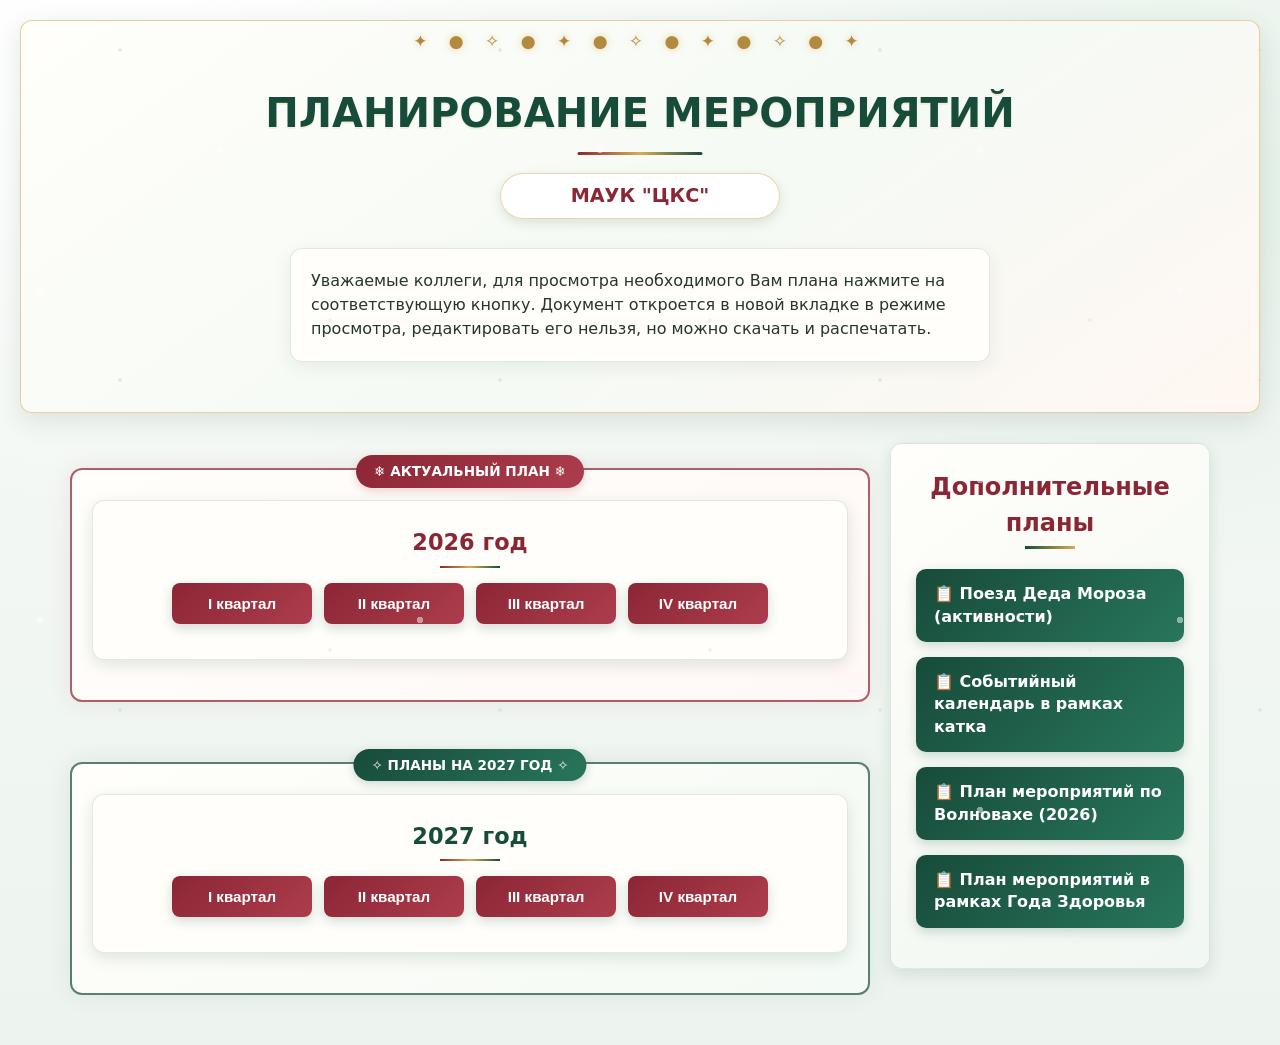
<file: index.html>
<!DOCTYPE html>
<html lang="ru">
<head>
  <meta charset="UTF-8" />
  <meta name="viewport" content="width=device-width, initial-scale=1.0">
  <title>Планирование мероприятий МАУК "ЦКС"</title>
  <link rel="stylesheet" href="style.css">
  <!--<script>
    function updatePage() {
        location.reload();
    }
    setInterval(updatePage, 3 * 60 * 60 * 1000);
  </script>-->
</head>
<body>
  <header class="rounded-block">
    <h1>ПЛАНИРОВАНИЕ МЕРОПРИЯТИЙ</h1>
    <h2 class="subtitle">МАУК "ЦКС"</h2>
    <!--<div class="holiday-greeting" aria-label="Новогоднее оформление">✦ С наступающим Новым годом! ✦</div>-->
    <p class="intro">
      Уважаемые коллеги, для просмотра необходимого Вам плана нажмите на соответствующую кнопку.
      Документ откроется в новой вкладке в режиме просмотра, редактировать его нельзя, но можно скачать и распечатать.
    </p>
  </header>

 
<div class="main-content">
  <div class="main-column">
    <!-- 2026 ГОД - АКТУАЛЬНЫЙ (ПЕРВЫМ) -->
    <div class="main-sections bordered-section current-year">
      <section class="button-block">
        <h3 class="section-title">2026 год</h3>
        <div class="btn-group">
          <button class="btn toggle" data-target="q5">I квартал</button>
          <button class="btn toggle" data-target="q6">II квартал</button>
          <button class="btn toggle" data-target="q7">III квартал</button>
          <button class="btn toggle" data-target="q8">IV квартал</button>
        </div>
      </section>

      <section id="q5" class="button-block hidden">
        <h3 class="section-title">I квартал</h3>
        <div class="btn-group full-group">
          <a href="https://disk.yandex.ru/i/z2MG7UkP7xWvyA" target="_blank" class="btn full-quarter-btn">
            📑 Весь квартальный план
          </a>
        </div>
        <div class="btn-group month-group">
          <a href="https://disk.yandex.ru/i/SoMe9bnx6m5rdg" target="_blank" class="btn">
            <span class="icon">📅</span> Январь
          </a>
          <a href="https://disk.yandex.ru/i/ZzxVnfDnKfIC6Q" target="_blank" class="btn">
            <span class="icon">📅</span> Февраль
          </a>
          <a href="https://disk.yandex.ru/i/nQ3W9ZdRpJd7hw" target="_blank" class="btn">
            <span class="icon">📅</span> Март
          </a>
        </div>
      </section>

      <section id="q6" class="button-block hidden">
        <h3 class="section-title">II квартал</h3>
        <div class="btn-group full-group">
          <a href="https://disk.yandex.ru/i/4pYrfimnO_T5qQ" target="_blank" class="btn full-quarter-btn">
            📑 Весь квартальный план
          </a>
        </div>
        <div class="btn-group month-group">
          <a href="https://disk.yandex.ru/i/xoooL3NPN_0dsQ" target="_blank" class="btn">
            <span class="icon">📅</span> Апрель
          </a>
          <a href="https://disk.yandex.ru/i/-OhcIgd6UCBolA" target="_blank" class="btn">
            <span class="icon">📅</span> Май
          </a>
          <a href="https://disk.yandex.ru/i/jpWiNGGx5OJ1iQ" target="_blank" class="btn">
            <span class="icon">📅</span> Июнь
          </a>
        </div>
      </section>

      <section id="q7" class="button-block hidden">
        <h3 class="section-title">III квартал</h3>
        <div class="btn-group full-group">
          <a href="https://disk.yandex.ru/i/Zr2ItAmhUjZIXQ" target="_blank" class="btn full-quarter-btn">
            📑 Весь квартальный план
          </a>
        </div>
        <div class="btn-group month-group">
          <a href="https://disk.yandex.ru/i/8Unpp_bm5Oltag" target="_blank" class="btn">
            <span class="icon">📅</span> Июль
          </a>
          <a href="https://disk.yandex.ru/i/wiqDP8dy7khylw" target="_blank" class="btn">
            <span class="icon">📅</span> Август
          </a>
          <a href="https://disk.yandex.ru/i/T4qOgn2a_dVhjw" target="_blank" class="btn">
            <span class="icon">📅</span> Сентябрь
          </a>
        </div>
      </section>

      <section id="q8" class="button-block hidden">
        <h3 class="section-title">IV квартал</h3>
        <div class="btn-group full-group">
          <a href="https://disk.yandex.ru/i/d2cVp4c1FmeXCA" target="_blank" class="btn full-quarter-btn">
            📑 Весь квартальный план
          </a>
        </div>
        <div class="btn-group month-group">
           <a href="https://disk.yandex.ru/i/GVZyyLQ_bdZrcQ" target="_blank" class="btn">
            <span class="icon">📅</span> Октябрь
          </a>
          <a href="https://disk.yandex.ru/i/rBxauyduvR9TfQ" target="_blank" class="btn">
            <span class="icon">📅</span> Ноябрь
          </a>
          <div class="btn no-doc">
            <span class="icon">⏳</span> Декабрь – документа пока нет
          </div>
        </div>
      </section>
    </div>

    <!-- 2027 ГОД - перспективный -->
    <div class="main-sections bordered-section future-year">
      <section class="button-block">
        <h3 class="section-title">2027 год</h3>
        <div class="btn-group">
          <button class="btn toggle" data-target="q9">I квартал</button>
          <button class="btn toggle" data-target="q10">II квартал</button>
          <button class="btn toggle" data-target="q11">III квартал</button>
          <button class="btn toggle" data-target="q12">IV квартал</button>
        </div>
      </section>

      <section id="q9" class="button-block hidden">
        <h3 class="section-title">I квартал</h3>
        <div class="btn-group full-group">
          <a href="https://disk.yandex.ru/i/x4-FYbtZCKTvhw" target="_blank" class="btn full-quarter-btn">
            📑 Весь квартальный план
          </a>
        </div>
        <div class="btn-group month-group">
          <div class="btn no-doc">
            <span class="icon">⏳</span> Январь – документа пока нет
          </div>
          <div class="btn no-doc">
            <span class="icon">⏳</span> Февраль – документа пока нет
          </div>
          <div class="btn no-doc">
            <span class="icon">⏳</span> Март – документа пока нет
          </div>
        </div>
      </section>

      <section id="q10" class="button-block hidden">
        <h3 class="section-title">II квартал</h3>
        <div class="btn-group full-group">
          <a href="https://disk.yandex.ru/i/JcRdqu7iXc7W8Q" target="_blank" class="btn full-quarter-btn">
            📑 Весь квартальный план
          </a>
        </div>
        <div class="btn-group month-group">
          <div class="btn no-doc">
            <span class="icon">⏳</span> Апрель – документа пока нет
          </div>
          <div class="btn no-doc">
            <span class="icon">⏳</span> Май – документа пока нет
          </div>
          <div class="btn no-doc">
            <span class="icon">⏳</span> Июнь – документа пока нет
          </div>
        </div>
      </section>

      <section id="q11" class="button-block hidden">
        <h3 class="section-title">III квартал</h3>
        <div class="btn-group full-group">
          <a href="https://disk.yandex.ru/i/uNKZTufU1sza1A" target="_blank" class="btn full-quarter-btn">
            📑 Весь квартальный план
          </a>
        </div>
        <div class="btn-group month-group">
          <div class="btn no-doc">
            <span class="icon">⏳</span> Июль – документа пока нет
          </div>
          <div class="btn no-doc">
            <span class="icon">⏳</span> Август – документа пока нет
          </div>
          <div class="btn no-doc">
            <span class="icon">⏳</span> Сентябрь – документа пока нет
          </div>
        </div>
      </section>

      <section id="q12" class="button-block hidden">
        <h3 class="section-title">IV квартал</h3>
        <div class="btn-group full-group">
          <a href="https://disk.yandex.ru/i/JxJsJfOzDBfKMg" target="_blank" class="btn full-quarter-btn">
            📑 Весь квартальный план
          </a>
        </div>
        <div class="btn-group month-group">
           <div class="btn no-doc">
            <span class="icon">⏳</span> Октябрь – документа пока нет
          </div>
          <div class="btn no-doc">
            <span class="icon">⏳</span> Ноябрь – документа пока нет
          </div>
          <div class="btn no-doc">
            <span class="icon">⏳</span> Декабрь – документа пока нет
          </div>
        </div>
      </section>
    </div>
  </div>

  <aside class="sidebar">
    <h3 class="sidebar-title">Дополнительные планы</h3>
    <div class="btn-group sidebar-group">
      <a href="https://disk.yandex.ru/i/RrH6BB6fBD6Kow" target="_blank" class="btn sidebar-btn">📋 Поезд Деда Мороза (активности) </a>
    </div>
    <div class="btn-group sidebar-group">
      <a href="https://disk.yandex.ru/i/rTqAZLjXLlzfkw" target="_blank" class="btn sidebar-btn">📋 Событийный календарь в рамках катка </a>
    </div>    
    <div class="btn-group sidebar-group">
      <a href="https://disk.yandex.ru/d/3Dqw5f3muokWxg" target="_blank" class="btn sidebar-btn">📋 План мероприятий по Волновахе (2026)</a>
    </div>
    <div class="btn-group sidebar-group">
      <a href="https://disk.yandex.ru/i/JVJtjZhuXTrd-w" class="btn sidebar-btn">📋 План мероприятий в рамках Года Здоровья</a>
    </div>
  </aside>
</div>

  <script>
    document.querySelectorAll('.toggle').forEach(btn => {
      btn.addEventListener('click', () => {
        document.getElementById(btn.dataset.target).classList.toggle('hidden');
      });
    });
  </script>

  <!-- Напоминание об обновлении страницы -->
  <div id="refresh-reminder" class="refresh-reminder" role="alertdialog"
       aria-modal="true" aria-labelledby="refresh-reminder-message" hidden>
    <div class="refresh-reminder__card">
      <img class="refresh-reminder__owl" src="sova_transparent.webp" alt="Милая сова" />
      <p id="refresh-reminder-message" class="refresh-reminder__message">
        Для корректной работы обновите страницу
      </p>
      <button type="button" class="refresh-reminder__button"
              onclick="window.location.reload()">
        Обновить страницу
      </button>
    </div>
  </div>

  <script>
    // ТЕСТ: 1 минута. Для рабочего режима замените на:
    // const REMINDER_DELAY_MS = 2 * 60 * 60 * 1000; // 2 часа
    const REMINDER_DELAY_MS = 2 * 60 * 60 * 1000;

    window.setTimeout(() => {
      const reminder = document.getElementById('refresh-reminder');
      if (reminder) {
        reminder.hidden = false;
      }
    }, REMINDER_DELAY_MS);
  </script>

</body>
</html>
</file>
<file: style.css>
/* ========== ОПТИМИЗИРОВАННЫЙ CSS С БРУСНИЧНОЙ СХЕМОЙ ========== */
:root {
  --burgundy: #8b0000;
  --burgundy-light: #a52a2a;
  --burgundy-dark: #660000;
  --blue: #1e3a8a;
  --blue-light: #3b82f6;
  --gold: #d4af37;
  --bg: #fef2f2;
  --card: #ffffff;
  --text: #2c1810;
  --text-light: #5a3a2c;
  --shadow: rgba(139, 0, 0, 0.15);
}

* {
  box-sizing: border-box;
  margin: 0;
  padding: 0;
}

body {
  padding: 20px;
  font-family: 'Segoe UI', system-ui, sans-serif;
  color: var(--text);
  background: var(--bg);
  line-height: 1.5;
  text-align: center;
}

h1 {
  margin: 0.5em 0 0.2em;
  font-size: 2.5em;
  color: var(--burgundy);
  position: relative;
  padding-bottom: 12px;
  display: inline-block;
}

h1::after {
  content: "";
  position: absolute;
  bottom: 0;
  left: 50%;
  transform: translateX(-50%);
  width: 100px;
  height: 3px;
  background: linear-gradient(90deg, var(--gold), #f4d03f);
  border-radius: 2px;
}

.subtitle {
  margin: 0.5em auto 1.5em;
  font-size: 1.2em;
  color: var(--burgundy-light);
  font-weight: 600;
  padding: 8px 20px;
  background: rgba(255, 255, 255, 0.9);
  border-radius: 30px;
  box-shadow: 0 4px 12px var(--shadow);
  max-width: 280px;
  border: 1px solid rgba(139, 0, 0, 0.1);
  display: block;
}

/* ========== ВСЕ БЛОКИ С ПОЛНОЙ РАМКОЙ ========== */
.intro {
  max-width: 700px;
  margin: 0 auto 30px;
  padding: 20px;
  background: var(--card);
  border-radius: 12px;
  box-shadow: 0 6px 20px var(--shadow);
  border: 1px solid rgba(139, 0, 0, 0.1);
  text-align: left;
}

/* ========== КОМПАКТНЫЕ БЛОКИ ========== */
.rounded-block,
.button-block,
.sidebar,
.bordered-section {
  background: var(--card);
  padding: 20px;
  border-radius: 12px;
  box-shadow: 0 5px 15px var(--shadow);
  margin-bottom: 20px;
  border: 1px solid rgba(139, 0, 0, 0.1);
  transition: transform 0.3s, box-shadow 0.3s, border-color 0.3s;
}

.rounded-block:hover,
.button-block:hover,
.sidebar:hover {
  transform: translateY(-3px);
  box-shadow: 0 8px 25px rgba(139, 0, 0, 0.2);
  border-color: rgba(139, 0, 0, 0.3);
}

.section-title,
.sidebar-title {
  margin-bottom: 15px;
  font-size: 1.4em;
  color: var(--burgundy);
  padding-bottom: 8px;
  position: relative;
  display: inline-block;
}

.section-title::after {
  content: "";
  position: absolute;
  bottom: 0;
  left: 50%;
  transform: translateX(-50%);
  width: 60px;
  height: 2px;
  background: var(--gold);
}

/* ========== КНОПКИ ========== */
.btn-group {
  display: flex;
  flex-wrap: wrap;
  justify-content: center;
  gap: 12px;
  margin-bottom: 15px;
}

.btn {
  display: inline-flex;
  align-items: center;
  justify-content: center;
  min-width: 140px;
  padding: 12px 20px;
  background: linear-gradient(135deg, var(--burgundy), var(--burgundy-light));
  color: white;
  text-decoration: none;
  border-radius: 8px;
  border: none;
  font-weight: 600;
  font-size: 0.95em;
  cursor: pointer;
  transition: all 0.2s;
  box-shadow: 0 4px 12px rgba(139, 0, 0, 0.2);
}

.btn:hover {
  transform: translateY(-2px);
  box-shadow: 0 6px 18px rgba(139, 0, 0, 0.3);
}

.btn:active {
  transform: translateY(0);
}

.btn .icon {
  margin-right: 8px;
  font-size: 1.1em;
}

/* Специальные кнопки */
.correction-btn {
  background: linear-gradient(135deg, var(--blue), var(--blue-light));
  box-shadow: 0 4px 12px rgba(30, 58, 138, 0.2);
  min-width: 200px;
}

.correction-btn:hover {
  box-shadow: 0 6px 18px rgba(30, 58, 138, 0.3);
}

.full-quarter-btn {
  background: linear-gradient(135deg, var(--gold), #f4d03f);
  color: var(--text-light);
  box-shadow: 0 4px 12px rgba(212, 175, 55, 0.2);
}

.toggle {
  background: linear-gradient(135deg, var(--blue), #2563eb);
  box-shadow: 0 4px 12px rgba(30, 58, 138, 0.2);
}

/* Кнопки без документов */
.no-doc {
  background: linear-gradient(135deg, #f5f5f5, #e8e8e8);
  color: #888;
  cursor: default;
  box-shadow: 0 2px 8px rgba(0,0,0,0.1);
  border: 1px dashed #ccc;
}

.no-doc:hover {
  transform: none;
  box-shadow: 0 2px 8px rgba(0,0,0,0.1);
}

/* ========== ОСНОВНОЙ КОНТЕНТ И САЙДБАР ========== */
.main-content {
  display: flex;
  gap: 20px;
  justify-content: center;
  align-items: flex-start;
  max-width: 1300px;
  margin: 0 auto;
  padding: 10px;
}

.main-column {
  flex: 1;
  max-width: 800px;
  display: flex;
  flex-direction: column;
  gap: 15px;
}

/* ========== ОБНОВЛЁННЫЙ САЙДБАР ========== */
.sidebar {
  width: 320px;
  flex-shrink: 0;
  position: sticky;
  top: 20px;
  align-self: flex-start;
  background: linear-gradient(145deg, #ffffff, #fffafa);
  padding: 25px;
  border: 1px solid rgba(139, 0, 0, 0.1);
  border-radius: 12px;
  box-shadow: 0 5px 15px var(--shadow);
}

.sidebar-title {
  font-size: 1.5em;
  margin-bottom: 20px;
  color: var(--burgundy);
  text-align: center;
}

.sidebar-title::after {
  content: "";
  position: absolute;
  bottom: 0;
  left: 50%;
  transform: translateX(-50%);
  width: 50px;
  height: 3px;
  background: linear-gradient(90deg, var(--burgundy), var(--burgundy-light));
}

/* Кнопки в сайдбаре */
.sidebar .btn-group {
  flex-direction: column;
  gap: 15px;
}

.sidebar-btn {
  background: linear-gradient(135deg, var(--burgundy-light), var(--burgundy));
  width: 100%;
  margin-bottom: 0;
  text-align: left;
  justify-content: flex-start;
  padding: 14px 18px;
  font-size: 1em;
  border-radius: 10px;
  min-height: 54px;
  display: flex;
  align-items: center;
  white-space: normal;
  overflow: visible;
  text-overflow: clip;
  word-break: break-word;
  line-height: 1.4;
  text-align-last: left;
}

.sidebar-btn:hover {
  background: linear-gradient(135deg, var(--burgundy-dark), var(--burgundy-light));
  transform: translateY(-2px);
  box-shadow: 0 8px 20px rgba(102, 0, 0, 0.25);
}

/* Иконки в кнопках сайдбара */
.sidebar-btn .icon {
  margin-right: 12px;
  flex-shrink: 0;
  font-size: 1.2em;
}

/* ========== АКТУАЛЬНЫЙ БЛОК (2026) ========== */
.current-year {
  border: 2px solid var(--burgundy);
  box-shadow: 0 0 25px rgba(139, 0, 0, 0.15);
  position: relative;
  margin-top: 25px;
  padding-top: 30px;
}

.current-year .section-title {
  color: var(--burgundy);
  margin-top: 5px;
}

.current-year::before {
  content: "★ АКТУАЛЬНО ★";
  position: absolute;
  top: -15px;
  left: 50%;
  transform: translateX(-50%);
  font-size: 0.85em;
  background: var(--gold);
  color: var(--text-light);
  padding: 6px 18px;
  border-radius: 20px;
  font-weight: bold;
  z-index: 1;
  white-space: nowrap;
  box-shadow: 0 3px 10px rgba(212, 175, 55, 0.3);
}

/* ========== ПЕРСПЕКТИВНЫЙ БЛОК (2027) ========== */
.future-year {
  border: 2px solid var(--blue);
  box-shadow: 0 0 25px rgba(30, 58, 138, 0.15);
  position: relative;
  margin-top: 25px;
  padding-top: 30px;
}

.future-year .section-title {
  color: var(--blue);
  margin-top: 5px;
}

.future-year::before {
  content: "★ ПЕРСПЕКТИВНЫЕ ПЛАНЫ ★";
  position: absolute;
  top: -15px;
  left: 50%;
  transform: translateX(-50%);
  font-size: 0.85em;
  background: var(--blue);
  color: white;
  padding: 6px 18px;
  border-radius: 20px;
  font-weight: bold;
  z-index: 1;
  white-space: nowrap;
  box-shadow: 0 3px 10px rgba(30, 58, 138, 0.3);
}

/* ========== ПРОШЛЫЙ БЛОК (уже не используется) ========== */
.previous-year {
  opacity: 0.8;
  border: 1px solid rgba(139, 0, 0, 0.1);
}

.previous-year:hover {
  opacity: 0.9;
  border-color: rgba(139, 0, 0, 0.3);
}

.previous-year .section-title {
  color: #777;
}

.previous-year .btn:not(.no-doc) {
  background: linear-gradient(135deg, #888, #666);
  box-shadow: 0 4px 12px rgba(0,0,0,0.15);
}

.hidden {
  display: none;
}

/* ========== ИСПРАВЛЕННЫЕ МЕДИА-ЗАПРОСЫ ========== */
@media (max-width: 1100px) {
  .main-content {
    flex-direction: column;
    align-items: center;
    gap: 15px;
    max-width: 900px;
  }
  
  .sidebar {
    width: 100%;
    max-width: 800px;
    position: static;
    margin-top: 10px;
  }
  
  .main-column {
    width: 100%;
    max-width: 100%;
  }
  
  .sidebar-btn {
    padding: 12px 16px;
    min-height: auto;
  }
}

@media (max-width: 768px) {
  body {
    padding: 15px;
  }
  
  h1 {
    font-size: 2em;
  }
  
  .subtitle {
    font-size: 1.1em;
    max-width: 240px;
  }
  
  .btn {
    min-width: 120px;
    padding: 10px 16px;
    font-size: 0.9em;
  }
  
  .correction-btn {
    min-width: 180px;
  }
  
  .btn-group {
    gap: 10px;
  }
  
  .intro {
    padding: 15px;
    font-size: 0.95em;
  }
  
  .current-year,
  .future-year {
    margin-top: 20px;
    padding-top: 25px;
  }
  
  .current-year::before,
  .future-year::before {
    font-size: 0.8em;
    padding: 5px 15px;
    top: -13px;
  }
  
  .sidebar {
    padding: 20px;
  }
  
  .sidebar-title {
    font-size: 1.3em;
  }
  
  .sidebar-btn {
    padding: 12px 15px;
    font-size: 0.95em;
  }
}

@media (max-width: 480px) {
  body {
    padding: 10px;
  }
  
  h1 {
    font-size: 1.8em;
  }
  
  .subtitle {
    font-size: 1em;
    max-width: 220px;
    padding: 6px 15px;
  }
  
  .btn {
    min-width: 110px;
    padding: 8px 12px;
    font-size: 0.85em;
  }
  
  .correction-btn {
    min-width: 160px;
  }
  
  .section-title {
    font-size: 1.2em;
  }
  
  .rounded-block,
  .button-block,
  .sidebar,
  .bordered-section {
    padding: 15px;
  }
  
  .current-year,
  .future-year {
    margin-top: 18px;
    padding-top: 22px;
  }
  
  .current-year::before,
  .future-year::before {
    font-size: 0.75em;
    padding: 4px 12px;
    top: -11px;
  }
  
  .sidebar {
    padding: 15px;
  }
  
  .sidebar-btn {
    padding: 10px 12px;
    font-size: 0.9em;
  }
  
  .sidebar-btn .icon {
    margin-right: 8px;
    font-size: 1.1em;
  }
}

/* Дополнительный медиа-запрос для очень узких экранов */
@media (max-width: 360px) {
  .btn {
    min-width: 100%;
    margin-bottom: 5px;
  }
  
  .btn-group {
    flex-direction: column;
    align-items: stretch;
  }
  
  .current-year::before,
  .future-year::before {
    font-size: 0.7em;
    padding: 3px 10px;
    top: -10px;
    white-space: normal;
    max-width: 90%;
  }
  
  .sidebar .btn-group {
    gap: 10px;
  }
}


/* =========================================================
   НОВОГОДНЕЕ ОФОРМЛЕНИЕ — зимняя палитра, гирлянда и снег
   Основная структура, ссылки и логика страницы сохранены.
   ========================================================= */

:root {
  --burgundy: #8b2635;
  --burgundy-light: #ad3d4c;
  --burgundy-dark: #651b2b;
  --blue: #174b3a;
  --blue-light: #28765b;
  --gold: #d5ad55;
  --bg: #f3f7f4;
  --card: #fffefa;
  --text: #26352e;
  --text-light: #52665b;
  --shadow: rgba(25, 68, 50, 0.13);
  --winter-green: #174b3a;
  --winter-red: #8b2635;
}

body {
  position: relative;
  overflow-x: hidden;
  background:
    radial-gradient(ellipse at 8% 5%, rgba(255,255,255,.95) 0, transparent 34%),
    radial-gradient(ellipse at 92% 18%, rgba(220,236,226,.7) 0, transparent 32%),
    linear-gradient(180deg, #f7faf7 0%, #edf4ef 100%);
}

/* Ненавязчивый падающий снег */
body::before {
  content: "";
  position: fixed;
  inset: -100px 0 0;
  z-index: 5;
  pointer-events: none;
  opacity: .48;
  background-image:
    radial-gradient(3px 3px at 40px 60px, #fff 98%, transparent),
    radial-gradient(2px 2px at 120px 150px, #cbded2 98%, transparent),
    radial-gradient(3px 3px at 220px 250px, #fff 98%, transparent),
    radial-gradient(2px 2px at 330px 90px, #dce9e0 98%, transparent);
  background-size: 380px 330px;
  animation: gentle-snow 22s linear infinite;
}

@keyframes gentle-snow {
  from { transform: translateY(0); }
  to { transform: translateY(330px); }
}

header.rounded-block {
  position: relative;
  overflow: hidden;
  padding-top: 42px;
  border: 1px solid rgba(213, 173, 85, .55);
  background: linear-gradient(145deg, #fffefa 0%, #f5faf5 55%, #fff7f2 100%);
  box-shadow: 0 8px 26px rgba(25, 68, 50, .12);
}

/* Гирлянда над заголовком */
header.rounded-block::before {
  content: "✦  ●  ✧  ●  ✦  ●  ✧  ●  ✦  ●  ✧  ●  ✦";
  position: absolute;
  top: 8px;
  left: 0;
  width: 100%;
  color: #b18a3e;
  font-size: 17px;
  letter-spacing: 8px;
  white-space: nowrap;
  text-align: center;
  text-shadow:
    0 0 7px rgba(213, 173, 85, .55),
    0 0 12px rgba(255, 255, 255, .9);
}

h1 {
  color: var(--winter-green);
  text-shadow: 0 2px 0 rgba(213, 173, 85, .18);
}

h1::after {
  height: 3px;
  width: 125px;
  background: linear-gradient(90deg, #8b2635, #d5ad55, #174b3a);
}

.subtitle {
  color: var(--winter-red);
  border: 1px solid rgba(213, 173, 85, .5);
  background: rgba(255, 255, 255, .92);
}

.holiday-greeting {
  display: inline-block;
  margin: 0 auto 18px;
  padding: 7px 18px;
  border: 1px solid rgba(213, 173, 85, .55);
  border-radius: 24px;
  color: #806126;
  background: linear-gradient(135deg, #fffaf0, #fff);
  font-size: .95em;
  font-weight: 700;
  letter-spacing: .04em;
  box-shadow: 0 3px 10px rgba(145, 112, 48, .09);
}

.intro {
  border-color: rgba(23, 75, 58, .12);
  box-shadow: 0 5px 18px rgba(25, 68, 50, .08);
}

.rounded-block,
.button-block,
.sidebar,
.bordered-section {
  border-color: rgba(23, 75, 58, .12);
}

.rounded-block:hover,
.button-block:hover,
.sidebar:hover {
  border-color: rgba(213, 173, 85, .65);
  box-shadow: 0 8px 24px rgba(25, 68, 50, .15);
}

.section-title,
.sidebar-title {
  color: var(--winter-green);
}

.section-title::after {
  background: linear-gradient(90deg, #8b2635, #d5ad55, #174b3a);
}

.btn {
  background: linear-gradient(135deg, #174b3a, #28765b);
  box-shadow: 0 4px 12px rgba(23, 75, 58, .2);
}

.btn:hover {
  background: linear-gradient(135deg, #103b2d, #23664f);
  box-shadow: 0 7px 18px rgba(23, 75, 58, .25);
}

.correction-btn {
  background: linear-gradient(135deg, #8b2635, #ad3d4c);
}

.full-quarter-btn {
  background: linear-gradient(135deg, #d5ad55, #f0d58e);
  color: #49391b;
}

.toggle {
  background: linear-gradient(135deg, #8b2635, #ad3d4c);
}

.no-doc {
  background: linear-gradient(135deg, #f3f5f2, #e8eee9);
  color: #78847c;
}

.sidebar {
  background: linear-gradient(145deg, #fffefa, #f1f7f2);
}

.sidebar-title {
  color: var(--winter-red);
}

.sidebar-title::after {
  background: linear-gradient(90deg, #174b3a, #d5ad55);
}

.sidebar-btn {
  background: linear-gradient(135deg, #174b3a, #28765b);
}

.sidebar-btn:hover {
  background: linear-gradient(135deg, #103b2d, #8b2635);
}

.current-year {
  border: 2px solid rgba(139, 38, 53, .72);
  background: linear-gradient(145deg, #fffefa, #fff8f6);
  box-shadow: 0 0 24px rgba(139, 38, 53, .09);
}

.current-year::before {
  content: "❄ АКТУАЛЬНЫЙ ПЛАН ❄";
  background: linear-gradient(135deg, #8b2635, #ad3d4c);
  color: #fff;
  box-shadow: 0 3px 10px rgba(139, 38, 53, .2);
}

.current-year .section-title {
  color: var(--winter-red);
}

.future-year {
  border: 2px solid rgba(23, 75, 58, .7);
  background: linear-gradient(145deg, #fffefa, #f4faf5);
  box-shadow: 0 0 24px rgba(23, 75, 58, .09);
}

.future-year::before {
  content: "✧ ПЛАНЫ НА 2027 ГОД ✧";
  background: linear-gradient(135deg, #174b3a, #28765b);
  color: #fff;
  box-shadow: 0 3px 10px rgba(23, 75, 58, .2);
}

.future-year .section-title {
  color: var(--winter-green);
}

/* Декор не мешает нажимать кнопки */
body::before {
  pointer-events: none;
}

@media (max-width: 768px) {
  header.rounded-block {
    padding-top: 38px;
  }

  header.rounded-block::before {
    font-size: 13px;
    letter-spacing: 4px;
  }

  .holiday-greeting {
    font-size: .85em;
    padding: 6px 13px;
  }
}

@media (prefers-reduced-motion: reduce) {
  body::before {
    animation: none;
  }

  .rounded-block,
  .button-block,
  .sidebar,
  .btn {
    transition: none;
  }
}


/* ========== НАПОМИНАНИЕ ОБ ОБНОВЛЕНИИ СОВОЙ ========== */
.refresh-reminder[hidden] {
  display: none !important;
}

.refresh-reminder {
  position: fixed;
  inset: 0;
  z-index: 9999;
  display: flex;
  align-items: center;
  justify-content: center;
  padding: 20px;
  background: rgba(12, 30, 23, .58);
  backdrop-filter: blur(4px);
}

.refresh-reminder__card {
  width: min(420px, 100%);
  padding: 24px 24px 26px;
  text-align: center;
  background: linear-gradient(145deg, #fffefa, #f1f7f2);
  border: 2px solid #d5ad55;
  border-radius: 20px;
  box-shadow: 0 16px 48px rgba(0, 0, 0, .28);
  animation: owlReminderAppear .35s ease-out both;
}

.refresh-reminder__owl {
  display: block;
  width: min(220px, 75%);
  max-height: 260px;
  object-fit: contain;
  margin: 0 auto 12px;
}

.refresh-reminder__message {
  margin: 8px 0 20px;
  color: #174b3a;
  font-size: 1.15rem;
  font-weight: 700;
  line-height: 1.45;
}

.refresh-reminder__button {
  display: inline-flex;
  align-items: center;
  justify-content: center;
  padding: 12px 22px;
  border: 0;
  border-radius: 10px;
  background: linear-gradient(135deg, #174b3a, #28765b);
  color: #fff;
  font: inherit;
  font-weight: 700;
  cursor: pointer;
  box-shadow: 0 4px 12px rgba(23, 75, 58, .22);
  transition: transform .2s, box-shadow .2s;
}

.refresh-reminder__button:hover {
  transform: translateY(-2px);
  box-shadow: 0 7px 18px rgba(23, 75, 58, .3);
}

.refresh-reminder__button:focus-visible {
  outline: 3px solid #d5ad55;
  outline-offset: 3px;
}

@keyframes owlReminderAppear {
  from { opacity: 0; transform: translateY(12px) scale(.97); }
  to { opacity: 1; transform: translateY(0) scale(1); }
}

@media (max-width: 480px) {
  .refresh-reminder__card {
    padding: 18px 16px 20px;
  }
  .refresh-reminder__owl {
    width: min(190px, 72%);
  }
  .refresh-reminder__message {
    font-size: 1.05rem;
  }
}

@media (prefers-reduced-motion: reduce) {
  .refresh-reminder__card {
    animation: none;
  }
}
</file>
